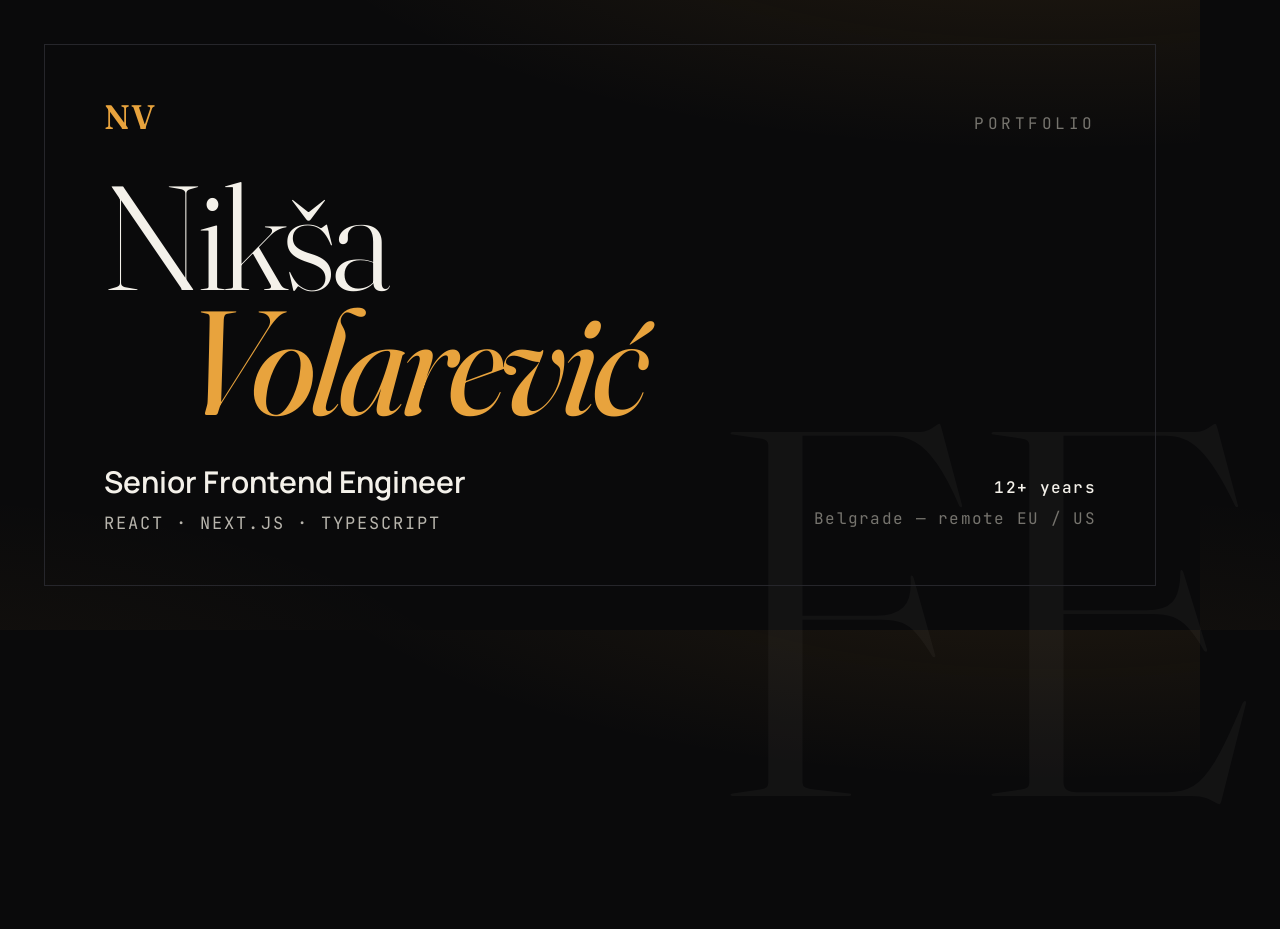
<file: scripts/og-card.html>
<!doctype html>
<html lang="en">
  <head>
    <meta charset="UTF-8" />
    <link rel="preconnect" href="https://fonts.googleapis.com" />
    <link rel="preconnect" href="https://fonts.gstatic.com" crossorigin />
    <link
      href="https://fonts.googleapis.com/css2?family=Fraunces:ital,opsz,wght@0,9..144,300..900;1,9..144,300..900&family=JetBrains+Mono:wght@400;500;700&family=Manrope:wght@300;400;500;600;700&display=swap"
      rel="stylesheet"
    />
    <style>
      * { margin: 0; padding: 0; box-sizing: border-box; }
      html, body { width: 1200px; height: 630px; }
      body {
        position: relative;
        background: #0a0a0b;
        background-image:
          radial-gradient(120% 80% at 88% -20%, rgba(232, 163, 61, 0.12), transparent 55%),
          radial-gradient(90% 70% at -10% 120%, rgba(232, 163, 61, 0.06), transparent 60%);
        color: #f4f1ea;
        font-family: "Manrope", sans-serif;
        overflow: hidden;
      }
      /* oversized watermark */
      .watermark {
        position: absolute;
        right: -60px;
        bottom: -160px;
        font-family: "Fraunces", serif;
        font-weight: 300;
        font-size: 520px;
        line-height: 0.7;
        color: #f4f1ea;
        opacity: 0.035;
        user-select: none;
      }
      .frame {
        position: absolute;
        inset: 44px;
        border: 1px solid #26262b;
      }
      .content {
        position: absolute;
        inset: 0;
        padding: 96px 104px;
        display: flex;
        flex-direction: column;
        justify-content: space-between;
      }
      .top {
        display: flex;
        justify-content: space-between;
        align-items: baseline;
      }
      .mark {
        font-family: "Fraunces", serif;
        font-weight: 600;
        font-size: 34px;
        color: #e8a33d;
        letter-spacing: 0.02em;
      }
      .eyebrow {
        font-family: "JetBrains Mono", monospace;
        font-size: 16px;
        letter-spacing: 0.22em;
        text-transform: uppercase;
        color: #76746e;
      }
      .name {
        font-family: "Fraunces", serif;
        font-weight: 300;
        font-size: 148px;
        line-height: 0.84;
        letter-spacing: -0.035em;
        color: #f4f1ea;
      }
      .name .surname {
        display: block;
        font-style: italic;
        font-weight: 400;
        color: #e8a33d;
        padding-left: 80px;
      }
      .bottom {
        display: flex;
        justify-content: space-between;
        align-items: flex-end;
      }
      .role {
        font-size: 30px;
        font-weight: 600;
        color: #f4f1ea;
      }
      .tagline {
        font-family: "JetBrains Mono", monospace;
        font-size: 17px;
        letter-spacing: 0.12em;
        text-transform: uppercase;
        color: #b8b5ad;
        margin-top: 10px;
      }
      .meta {
        text-align: right;
        font-family: "JetBrains Mono", monospace;
        font-size: 16px;
        letter-spacing: 0.08em;
        color: #76746e;
        line-height: 1.9;
      }
      .meta strong { color: #f4f1ea; font-weight: 500; }
    </style>
  </head>
  <body>
    <div class="watermark">FE</div>
    <div class="frame"></div>
    <div class="content">
      <div class="top">
        <span class="mark">NV</span>
        <span class="eyebrow">Portfolio</span>
      </div>

      <h1 class="name">
        Nikša
        <span class="surname">Volarević</span>
      </h1>

      <div class="bottom">
        <div>
          <div class="role">Senior Frontend Engineer</div>
          <div class="tagline">React · Next.js · TypeScript</div>
        </div>
        <div class="meta">
          <div><strong>12+ years</strong></div>
          <div>Belgrade — remote EU / US</div>
        </div>
      </div>
    </div>
  </body>
</html>
</file>
